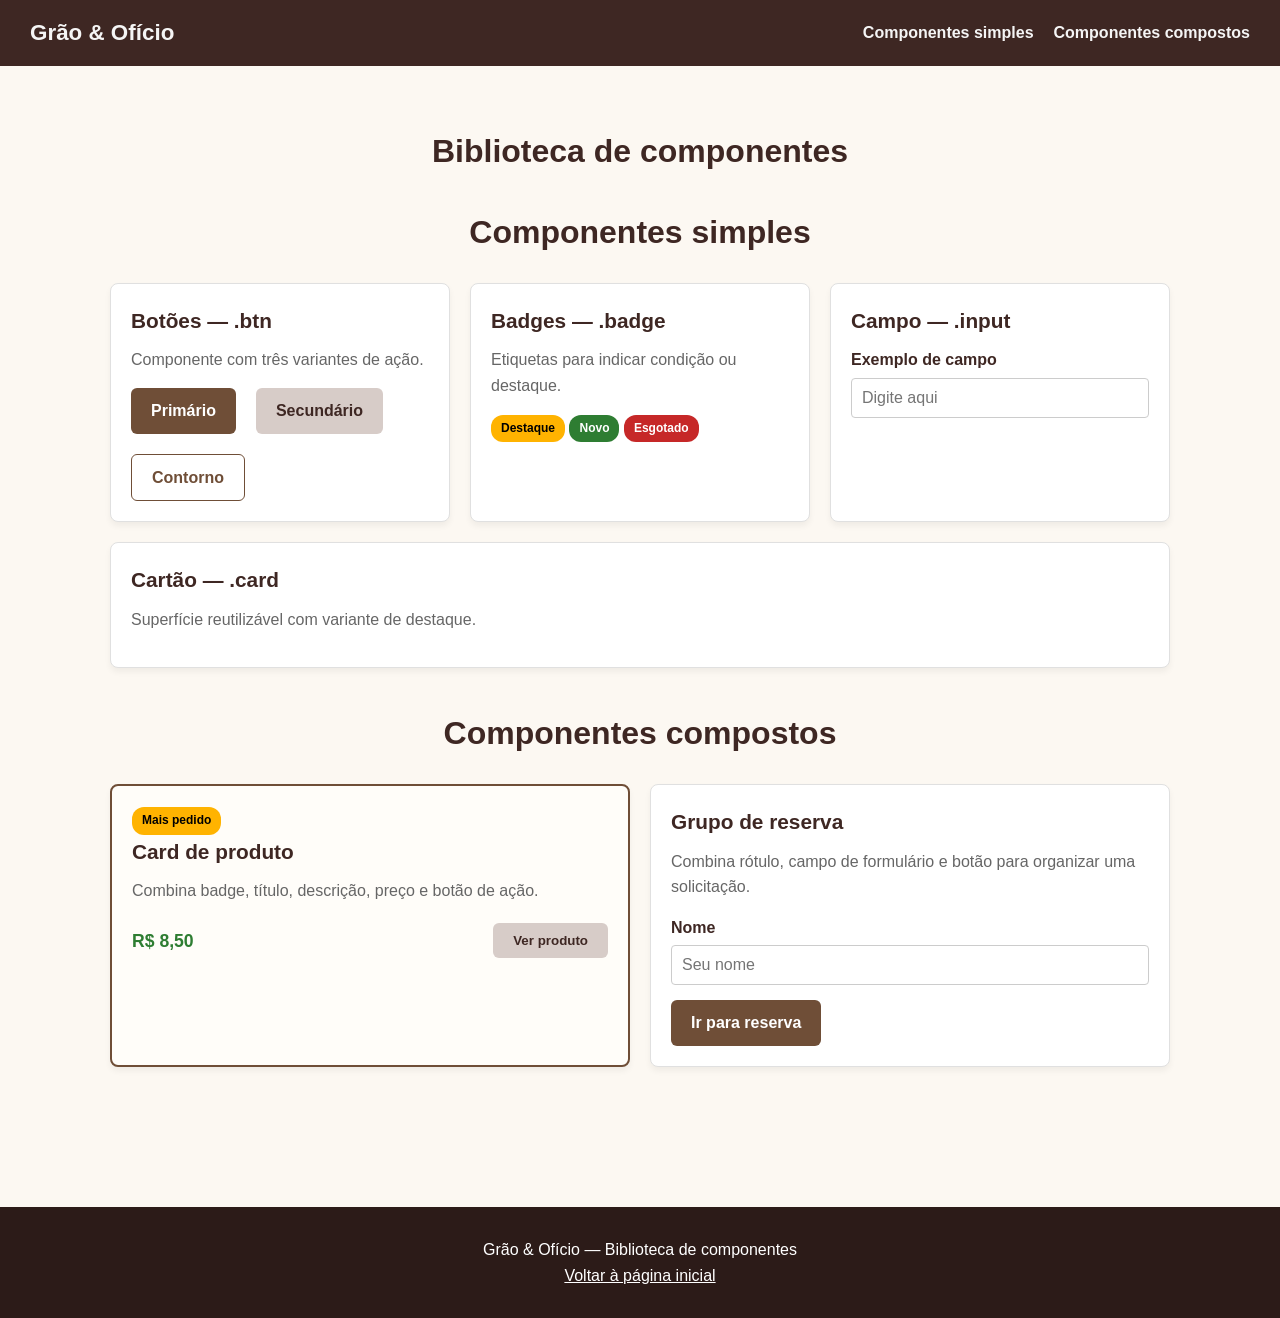
<file: componentes.html>
<!DOCTYPE html>
<html lang="pt-BR">
<head>
  <meta charset="UTF-8">
  <meta name="viewport" content="width=device-width, initial-scale=1.0">
  <title>Biblioteca de Componentes</title>
  <link rel="stylesheet" href="style.css">
</head>
<body>
  <header class="navbar">
    <a class="navbar__logo" href="index.html">Grão &amp; Ofício</a>
    <nav aria-label="Navegação principal">
      <ul class="navbar__links">
        <li><a href="#simples">Componentes simples</a></li>
        <li><a href="#compostos">Componentes compostos</a></li>
      </ul>
    </nav>
  </header>

  <main class="biblioteca container">
    <div class="biblioteca__intro">
      <h1 class="section-title">Biblioteca de componentes</h1>
    
    </div>

    <section id="simples" class="biblioteca__grupo">
      <h2 class="section-title">Componentes simples</h2>

      <div class="biblioteca__lista">

        <article class="biblioteca__item">
          <div class="card">
            <h3 class="card__title">Botões — .btn</h3>
            <p class="card__text">Componente com três variantes de ação.</p>
            <div class="biblioteca__lista">
              <a href="#" class="btn btn--primary">Primário</a>
              <a href="#" class="btn btn--secondary">Secundário</a>
              <a href="#" class="btn btn--outline">Contorno</a>
            </div>
          </div>
        </article>

        <article class="biblioteca__item">
          <div class="card">
            <h3 class="card__title">Badges — .badge</h3>
            <p class="card__text">Etiquetas para indicar condição ou destaque.</p>
            <p>
              <span class="badge badge--destaque">Destaque</span>
              <span class="badge badge--novo">Novo</span>
              <span class="badge badge--esgotado">Esgotado</span>
            </p>
          </div>
        </article>

        <article class="biblioteca__item">
          <div class="card">
            <h3 class="card__title">Campo — .input</h3>
            <div class="form-group">
              <label class="form-group__label" for="exemplo">Exemplo de campo</label>
              <input class="input" id="exemplo" type="text" placeholder="Digite aqui">
            </div>
          </div>
        </article>

        <article class="biblioteca__item">
          <div class="card">
            <h3 class="card__title">Cartão — .card</h3>
            <p class="card__text">Superfície reutilizável com variante de destaque.</p>
          </div>
        </article>

      </div>
    </section>

    <section id="compostos" class="biblioteca__grupo">
      <h2 class="section-title">Componentes compostos</h2>

      <div class="biblioteca__lista">

        <article class="biblioteca__item">
          <div class="card card--destaque">
            <span class="badge badge--destaque">Mais pedido</span>
            <h3 class="card__title">Card de produto</h3>
            <p class="card__text">Combina badge, título, descrição, preço e botão de ação.</p>

            <div class="card__footer">
              <span class="card__price">R$ 8,50</span>
              <button type="button" class="btn btn--secondary" disabled aria-disabled="true">
                Ver produto
              </button>
            </div>
          </div>
        </article>

        <article class="biblioteca__item">
          <div class="card">
            <h3 class="card__title">Grupo de reserva</h3>
            <p class="card__text">Combina rótulo, campo de formulário e botão para organizar uma solicitação.</p>

            <div class="form-group">
              <label class="form-group__label" for="reserva-exemplo">Nome</label>
              <input class="input" id="reserva-exemplo" type="text" placeholder="Seu nome">
            </div>

            <a href="index.html#reserva" class="btn btn--primary">Ir para reserva</a>
          </div>
        </article>

      </div>
    </section>
  </main>

  <footer class="footer">
    <p>Grão &amp; Ofício — Biblioteca de componentes</p>
    <a href="index.html">Voltar à página inicial</a>
  </footer>
</body>
</html>
</file>
<file: style.css>
* {
  box-sizing: border-box;
  margin: 0;
  padding: 0;
}

body {
  font-family: Arial, sans-serif;
  line-height: 1.6;
  color: #333;
  background-color: #fcf8f2;
}


.container {
  max-width: 1100px;
  margin: 0 auto;
  padding: 20px;
}

.btn {
  display: inline-block;
  padding: 10px 20px;
  border: none;
  border-radius: 6px;
  font-weight: bold;
  text-decoration: none;
  text-align: center;
}

.btn--primary {
  background-color: #6f4e37;
  color: white;
}

.btn--primary:hover {
  background-color: #523927;
}

.btn--secondary {
  background-color: #d7ccc8;
  color: #3e2723;
}

.btn--secondary:hover {
  background-color: #bcaaa4;
}

.btn--outline {
  background-color: white;
  color: #6f4e37;
  border: 1px solid #6f4e37;
}

.btn--outline:hover {
  background-color: #f0e6dc;
}


.badge {
  display: inline-block;
  padding: 4px 10px;
  border-radius: 12px;
  font-size: 0.75rem;
  font-weight: bold;
}

.badge--destaque {
  background-color: #ffb300;
  color: black;
}

.badge--novo {
  background-color: #2e7d32;
  color: white;
}

.badge--esgotado {
  background-color: #c62828;
  color: white;
}


.card {
  background-color: white;
  border-radius: 8px;
  border: 1px solid #e0e0e0;
  padding: 20px;
  box-shadow: 0 4px 6px rgba(0, 0, 0, 0.05);
}

.card--destaque {
  border: 2px solid #6f4e37;
  background-color: #fffdf9;
}

.card__title {
  margin-bottom: 10px;
  font-size: 1.3rem;
  color: #3e2723;
}

.card__text {
  margin-bottom: 15px;
  color: #666;
}

.card__footer {
  display: flex;
  justify-content: space-between;
  align-items: center;
  margin-top: 20px;
}

.card__price {
  font-weight: bold;
  color: #2e7d32;
  font-size: 1.1rem;
}

.form-group {
  display: flex;
  flex-direction: column;
  margin-bottom: 15px;
}

.form-group label,
.form-group__label {
  margin-bottom: 5px;
  font-weight: bold;
  color: #3e2723;
}

.input,
.input-field {
  padding: 10px;
  border: 1px solid #ccc;
  border-radius: 4px;
  font-size: 1rem;
}

.input:focus,
.input-field:focus {
  border-color: #6f4e37;
}


.navbar {
  display: flex;
  justify-content: space-between;
  align-items: center;
  padding: 15px 30px;
  background-color: #3e2723;
  color: white;
}

.navbar__logo {
  font-size: 1.4rem;
  font-weight: bold;
  color: #f5f5f5;
  text-decoration: none;
}

.navbar__links {
  display: flex;
  list-style: none;
  gap: 20px;
}

.navbar__links a {
  color: #f5f5f5;
  text-decoration: none;
  font-weight: bold;
}

.navbar__links a:hover {
  text-decoration: underline;
}

.hero {
  background: linear-gradient(rgba(0,0,0,0.5), rgba(0,0,0,0.5)),
  url('https://image.slidesdocs.com/responsive-images/background/coffee-beans-coffee-plant-vintage-poster-powerpoint-background_9e9971975c__960_540.jpg') center/cover;
  color: white;
  text-align: center;
  padding: 100px 20px;
}

.hero h1 {
  font-size: 2.8rem;
  margin-bottom: 15px;
}

.hero p {
  font-size: 1.2rem;
  margin-bottom: 25px;
}

.sobre {
  max-width: 1000px;
  margin: 40px auto;
  padding: 0 20px;
}

.sobre__img {
  float: left;
  width: 300px;
  margin-right: 20px;
  margin-bottom: 10px;
  border-radius: 8px;
}

.cardapio-grid {
  display: flex;
  flex-wrap: wrap;
  gap: 20px;
  max-width: 1100px;
  margin: 30px auto;
  padding: 0 20px;
}

.cardapio-grid .card-produto {
  flex: 1 1 280px;
}

.card-produto {
  display: flex;
  flex-direction: column;
  justify-content: space-between;
  position: relative;
}

.card-produto--destaque {
  border: 2px solid #6f4e37;
  background-color: #fffdf9;
}

.card-produto img {
  width: 100%;
  height: 180px;
  object-fit: cover;
  border-radius: 6px;
}

.card-produto .badge {
  position: absolute;
  top: 25px;
  right: 25px;
}

.card-produto__title {
  margin: 12px 0 6px;
  font-size: 1.2rem;
  color: #3e2723;
}

.card-produto__desc {
  font-size: 0.9rem;
  color: #666;
  margin-bottom: 12px;
}

.card-produto__footer {
  display: flex;
  justify-content: space-between;
  align-items: center;
  margin-top: 10px;
}

.card-produto__price {
  font-weight: bold;
  color: #2e7d32;
  font-size: 1.1rem;
}


.section-title {
  text-align: center;
  margin-top: 30px;
  margin-bottom: 25px;
  font-size: 2rem;
  color: #3e2723;
}


.biblioteca {
  padding-top: 30px;
  padding-bottom: 50px;
}

.biblioteca__intro {
  text-align: center;
  margin-bottom: 30px;
}

.biblioteca__grupo {
  margin-bottom: 40px;
}

.biblioteca__lista {
  display: flex;
  flex-wrap: wrap;
  gap: 20px;
}

.biblioteca__item {
  flex: 1 1 250px;
}

.biblioteca__item .card {
  height: 100%;
}

.biblioteca__item .biblioteca__lista {
  margin-top: 15px;
}


.reserva-section {
  max-width: 500px;
  margin: 50px auto;
  padding: 30px;
}

.icon-badge {
  display: inline-flex;
  align-items: center;
  justify-content: center;
  width: 36px;
  height: 36px;
  border-radius: 50%;
  background-color: #6f4e37;
  color: white;
  font-size: 0.85rem;
  font-weight: bold;
}

.footer {
  background-color: #2c1b18;
  color: white;
  text-align: center;
  padding: 30px 20px;
  margin-top: 50px;
}

.footer a {
  color: white;
}

.footer__socials {
  margin-top: 15px;
  display: flex;
  justify-content: center;
  gap: 15px;
}


@media (max-width: 768px) {
  .navbar {
    flex-direction: column;
    gap: 15px;
  }

  .sobre__img {
    float: none;
    width: 100%;
    margin-right: 0;
  }

  .cardapio-grid {
    flex-direction: column;
  }

  .biblioteca__lista {
    flex-direction: column;
  }

  .card__footer {
    flex-wrap: wrap;
    gap: 10px;
  }
}
</file>
